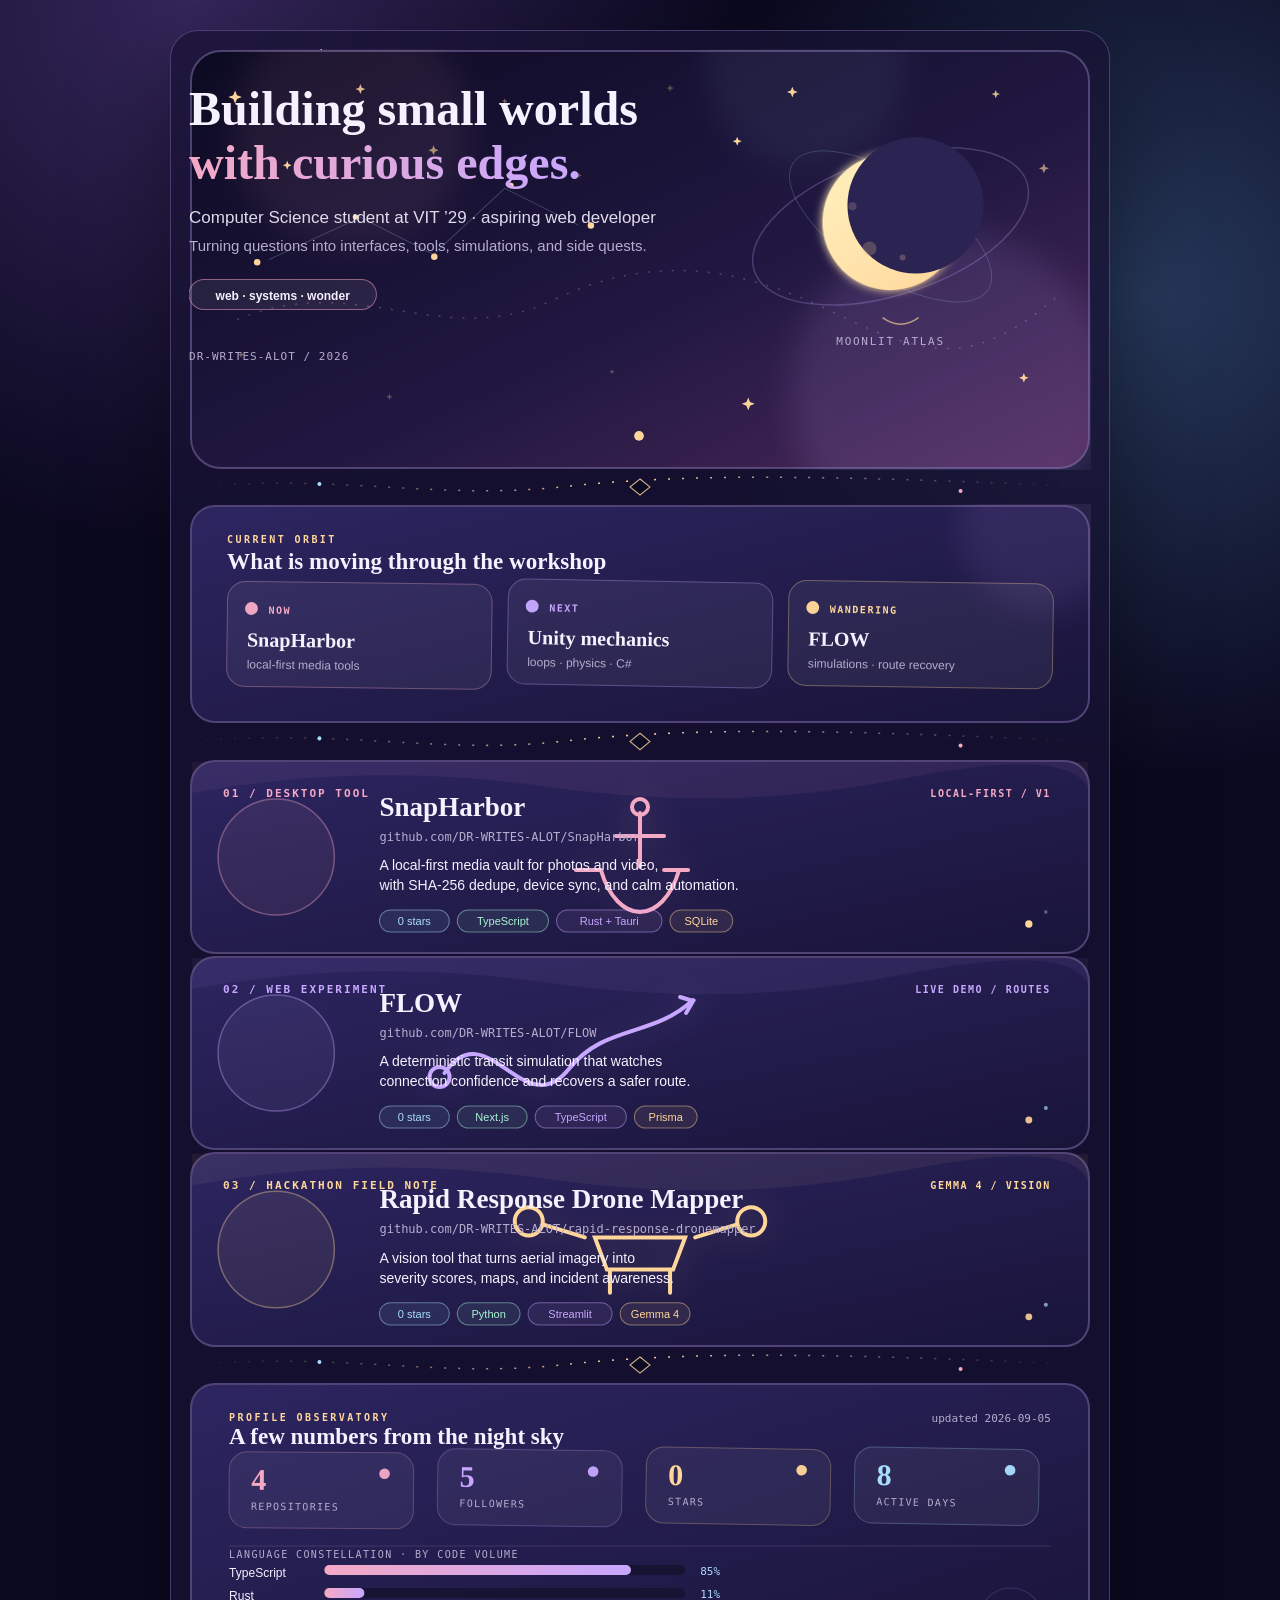
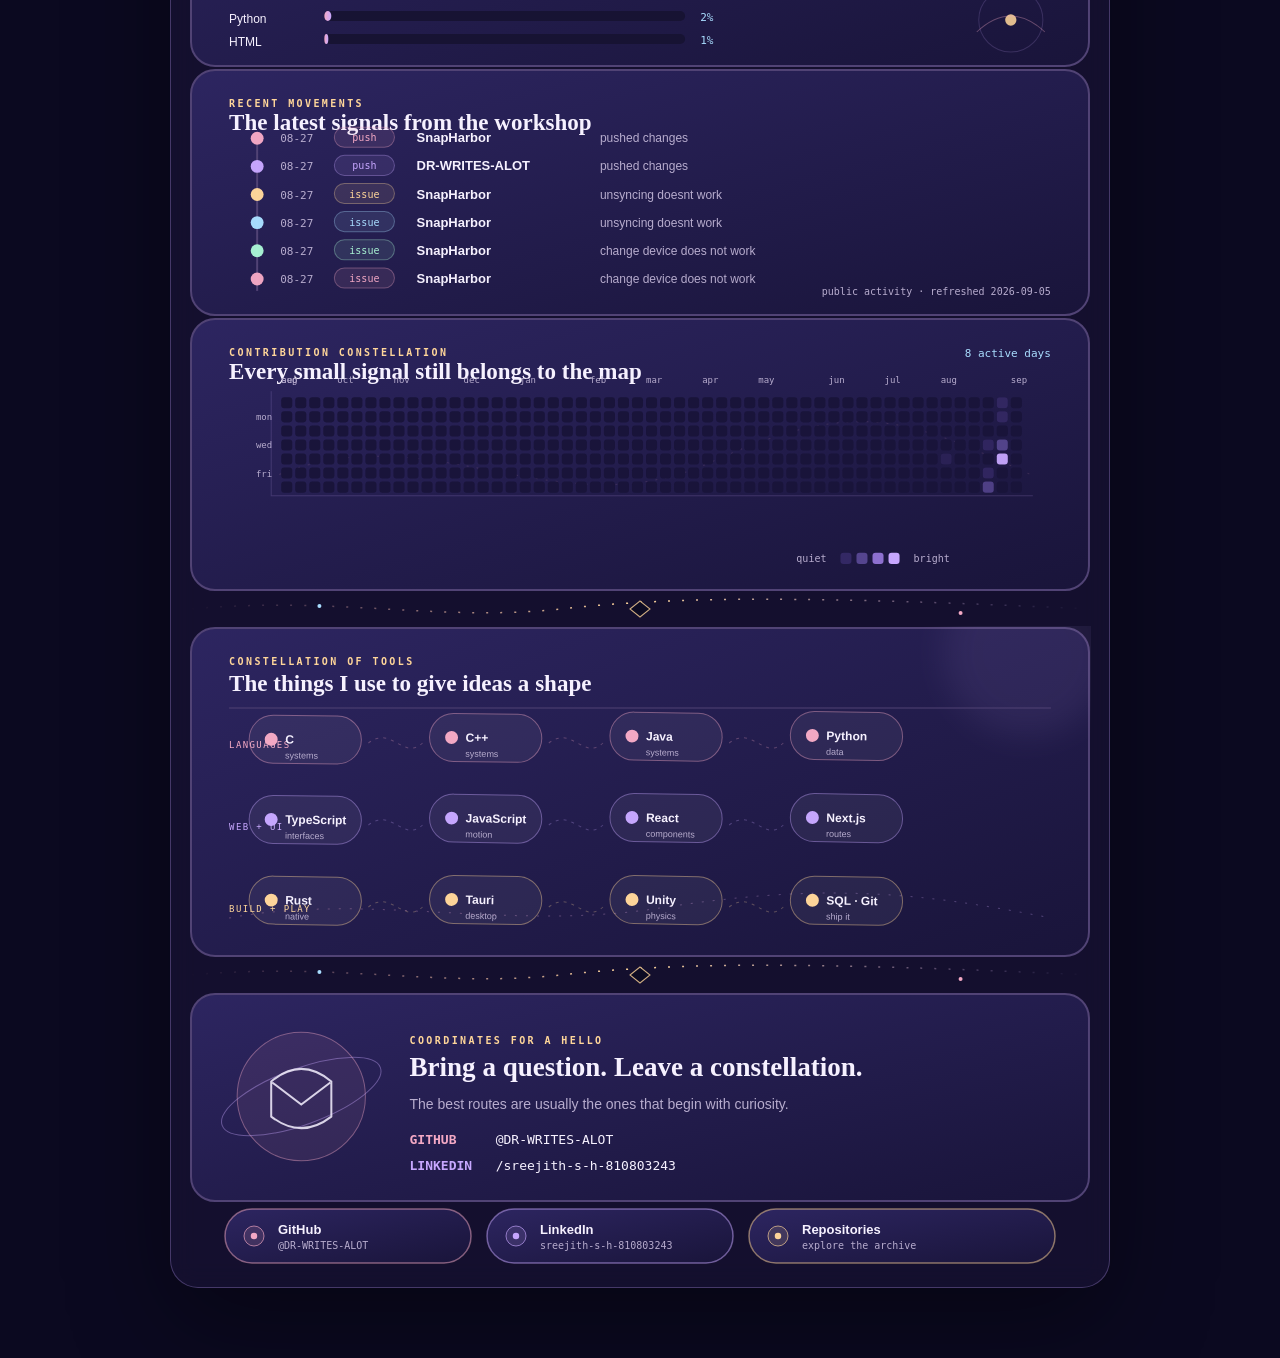
<file: preview.html>
<!doctype html>
<html lang="en">
<head>
  <meta charset="utf-8" />
  <meta name="viewport" content="width=device-width, initial-scale=1" />
  <title>Sreejith SH · Moonlit atlas</title>
  <style>
    :root { color-scheme: dark; --night: #0b0920; --panel: #181334; --line: #514375; }
    * { box-sizing: border-box; }
    body { margin: 0; min-height: 100vh; padding: 30px 14px 70px; background: radial-gradient(circle at 15% 0%, #35265b 0, transparent 34rem), radial-gradient(circle at 90% 10%, #26385a 0, transparent 30rem), var(--night); }
    main { width: min(100%, 940px); margin: auto; padding: 18px; background: rgba(24, 19, 52, .72); border: 1px solid rgba(199, 167, 255, .28); border-radius: 28px; box-shadow: 0 35px 100px rgba(0, 0, 0, .38); backdrop-filter: blur(12px); }
    img { display: block; max-width: 100%; height: auto; }
    .wide { width: 100%; }
    .button { display: inline-block; vertical-align: middle; margin: 4px; }
    @media (max-width: 700px) { body { padding: 8px 5px 40px; } main { padding: 8px; border-radius: 20px; } }
  </style>
</head>
<body>
  <main>
    <img class="wide" src="./assets/atlas-hero.svg" alt="" />
    <img class="wide" src="./assets/atlas-divider.svg" alt="" />
    <img class="wide" src="./assets/atlas-field-notes.svg" alt="" />
    <img class="wide" src="./assets/atlas-divider.svg" alt="" />
    <a href="https://github.com/DR-WRITES-ALOT/SnapHarbor"><img class="wide" src="./assets/atlas-project-snapharbor.svg" alt="" /></a>
    <a href="https://github.com/DR-WRITES-ALOT/FLOW"><img class="wide" src="./assets/atlas-project-flow.svg" alt="" /></a>
    <a href="https://github.com/DR-WRITES-ALOT/rapid-response-dronemapper"><img class="wide" src="./assets/atlas-project-drone.svg" alt="" /></a>
    <img class="wide" src="./assets/atlas-divider.svg" alt="" />
    <img class="wide" src="./assets/atlas-observatory.svg" alt="" />
    <img class="wide" src="./assets/atlas-activity.svg" alt="" />
    <img class="wide" src="./assets/atlas-contributions.svg" alt="" />
    <img class="wide" src="./assets/atlas-divider.svg" alt="" />
    <img class="wide" src="./assets/atlas-stack.svg" alt="" />
    <img class="wide" src="./assets/atlas-divider.svg" alt="" />
    <img class="wide" src="./assets/atlas-contact.svg" alt="" />
    <div style="text-align:center">
      <a class="button" href="https://github.com/DR-WRITES-ALOT"><img src="./assets/atlas-link-github.svg" alt="" /></a>
      <a class="button" href="https://www.linkedin.com/in/sreejith-s-h-810803243/"><img src="./assets/atlas-link-linkedin.svg" alt="" /></a>
      <a class="button" href="https://github.com/DR-WRITES-ALOT?tab=repositories"><img src="./assets/atlas-link-repos.svg" alt="" /></a>
    </div>
  </main>
</body>
</html>
</file>
